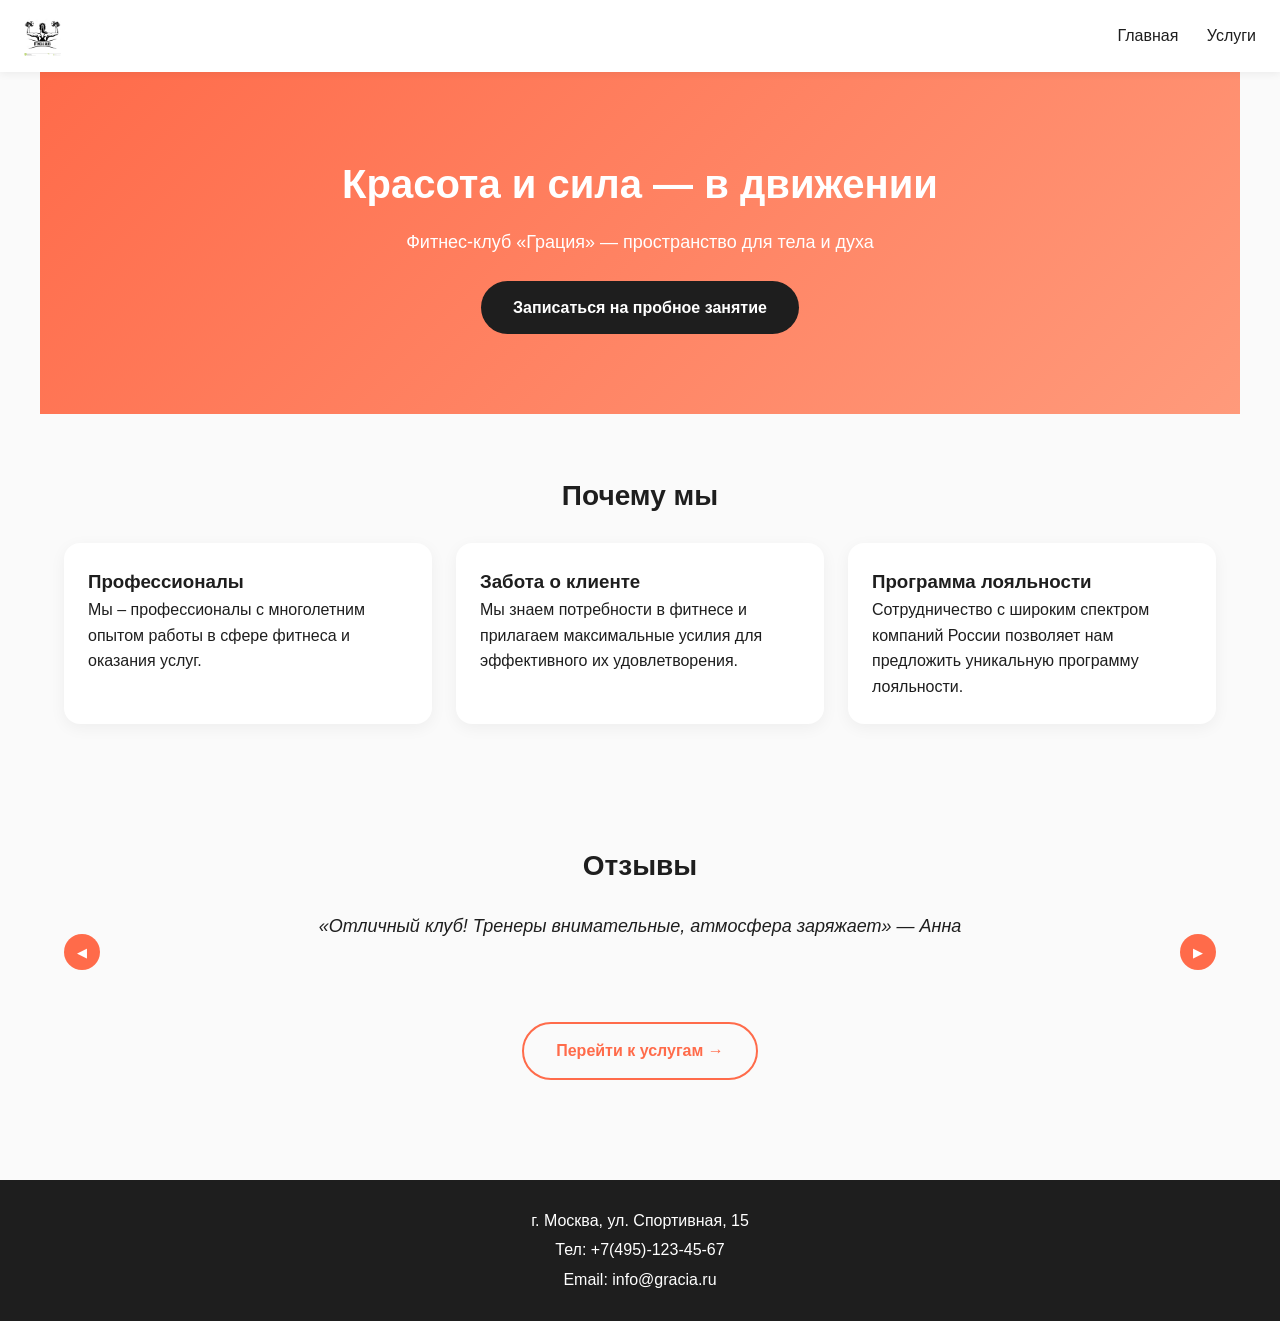
<file: modul3-4/index.html>
<!DOCTYPE html>
<html lang="ru">
<head>
  <meta charset="UTF-8">
  <meta name="viewport" content="width=device-width, initial-scale=1.0">
  <title>Фитнес-клуб «Грация»</title>
  <link rel="stylesheet" href="css/style.css">
</head>
<body>
  <header class="header">
    <a href="index.html" class="logo">
      <img src="img/logo.png" alt="Грация" style="height: 40px;">
    </a>
    <nav>
      <a href="index.html">Главная</a>
      <a href="services.html">Услуги</a>
    </nav>
  </header>

  <section class="hero">
    <h1>Красота и сила — в движении</h1>
    <p>Фитнес-клуб «Грация» — пространство для тела и духа</p>
    <a href="booking.html" class="btn">Записаться на пробное занятие</a>
  </section>

  <section class="advantages">
    <h2>Почему мы</h2>
    <div class="cards">
      <div class="card">
        <h3>Профессионалы</h3>
        <p>Мы – профессионалы с многолетним опытом работы в сфере фитнеса и оказания услуг.</p>
      </div>
      <div class="card">
        <h3>Забота о клиенте</h3>
        <p>Мы знаем потребности в фитнесе и прилагаем максимальные усилия для эффективного их удовлетворения.</p>
      </div>
      <div class="card">
        <h3>Программа лояльности</h3>
        <p>Сотрудничество с широким спектром компаний России позволяет нам предложить уникальную программу лояльности.</p>
      </div>
    </div>
  </section>

  <section class="reviews">
    <h2>Отзывы</h2>
    <div class="slider">
      <button class="slider-btn prev" aria-label="Назад">◀</button>
      <div class="slide active">«Отличный клуб! Тренеры внимательные, атмосфера заряжает» — Анна</div>
      <div class="slide">«Хожу на йогу — результат заметен уже через месяц» — Дмитрий</div>
      <div class="slide">«Удобное расположение и гибкие тарифы» — Елена</div>
      <button class="slider-btn next" aria-label="Вперёд">▶</button>
    </div>
    <div style="text-align: center; margin-top: 30px;">
      <a href="services.html" class="btn-outline">Перейти к услугам →</a>
    </div>
  </section>

  <footer class="footer">
    <p>г. Москва, ул. Спортивная, 15</p>
    <p>Тел: +7(495)-123-45-67</p>
    <p>Email: info@gracia.ru</p>
  </footer>

  <script>
    const slides = document.querySelectorAll('.slide');
    let idx = 0;
    function show(i) {
      slides.forEach(s => s.classList.remove('active'));
      idx = (i + slides.length) % slides.length;
      slides[idx].classList.add('active');
    }
    document.querySelector('.next').onclick = () => show(idx + 1);
    document.querySelector('.prev').onclick = () => show(idx - 1);
    setInterval(() => show(idx + 1), 5000);
  </script>
</body>
</html>
</file>
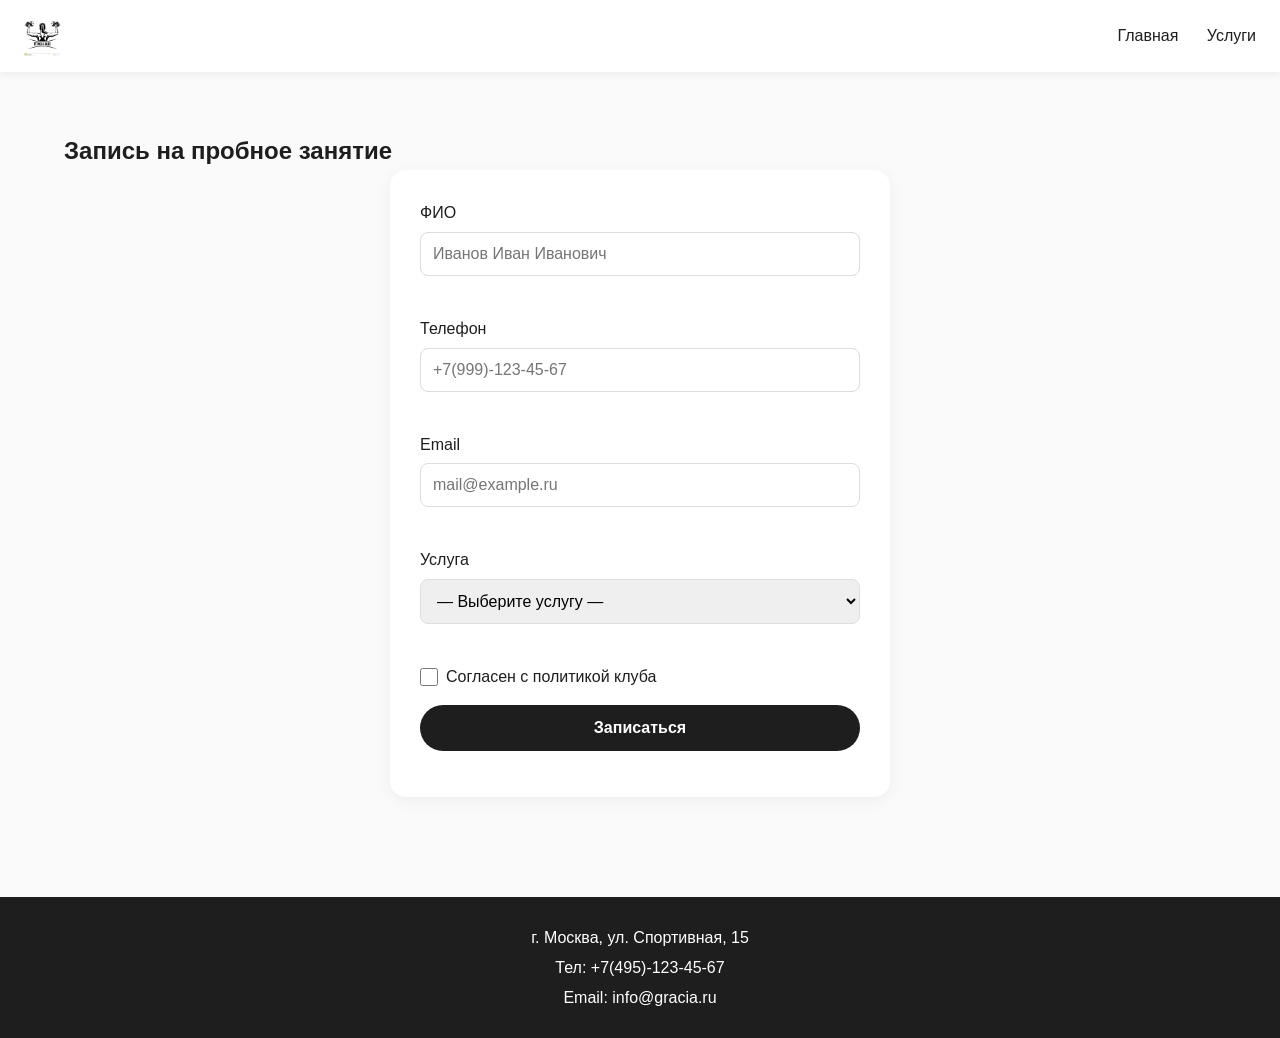
<file: modul3-4/booking.html>
<!DOCTYPE html>
<html lang="ru">
<head>
  <meta charset="UTF-8">
  <meta name="viewport" content="width=device-width, initial-scale=1.0">
  <title>Запись на пробное занятие — «Грация»</title>
  <link rel="stylesheet" href="css/style.css">
</head>
<body>
  <header class="header">
    <a href="index.html" class="logo">
      <img src="img/logo.png" alt="Грация" style="height: 40px;">
    </a>
    <nav>
      <a href="index.html">Главная</a>
      <a href="services.html">Услуги</a>
    </nav>
  </header>

  <section class="booking">
    <h1>Запись на пробное занятие</h1>
    <form id="bookingForm" novalidate>
      
      <label>ФИО
        <input type="text" id="fio" name="fio" placeholder="Иванов Иван Иванович">
        <span class="error" id="err-fio"></span>
      </label>
      
      <label>Телефон
        <input type="tel" id="phone" name="phone" placeholder="+7(999)-123-45-67">
        <span class="error" id="err-phone"></span>
      </label>
      
      <label>Email
        <input type="email" id="email" name="email" placeholder="mail@example.ru">
        <span class="error" id="err-email"></span>
      </label>
      
      <label>Услуга
        <select id="serviceSelect" name="service">
          <option value="">— Выберите услугу —</option>
          <option value="Йога">Йога</option>
          <option value="Стретчинг">Стретчинг</option>
          <option value="Джампинг">Джампинг</option>
          <option value="Пилатес">Пилатес</option>
        </select>
        <span class="error" id="err-service"></span>
      </label>
      
      <label class="checkbox">
        <input type="checkbox" id="policy" name="policy">
        Согласен с политикой клуба
        <span class="error" id="err-policy"></span>
      </label>
      
      <button type="submit" class="btn">Записаться</button>
      <p id="formMsg" class="form-msg"></p>
    </form>
  </section>

  <footer class="footer">
    <p>г. Москва, ул. Спортивная, 15</p>
    <p>Тел: +7(495)-123-45-67</p>
    <p>Email: info@gracia.ru</p>
  </footer>

  <script src="js/booking.js"></script>
</body>
</html>
</file>
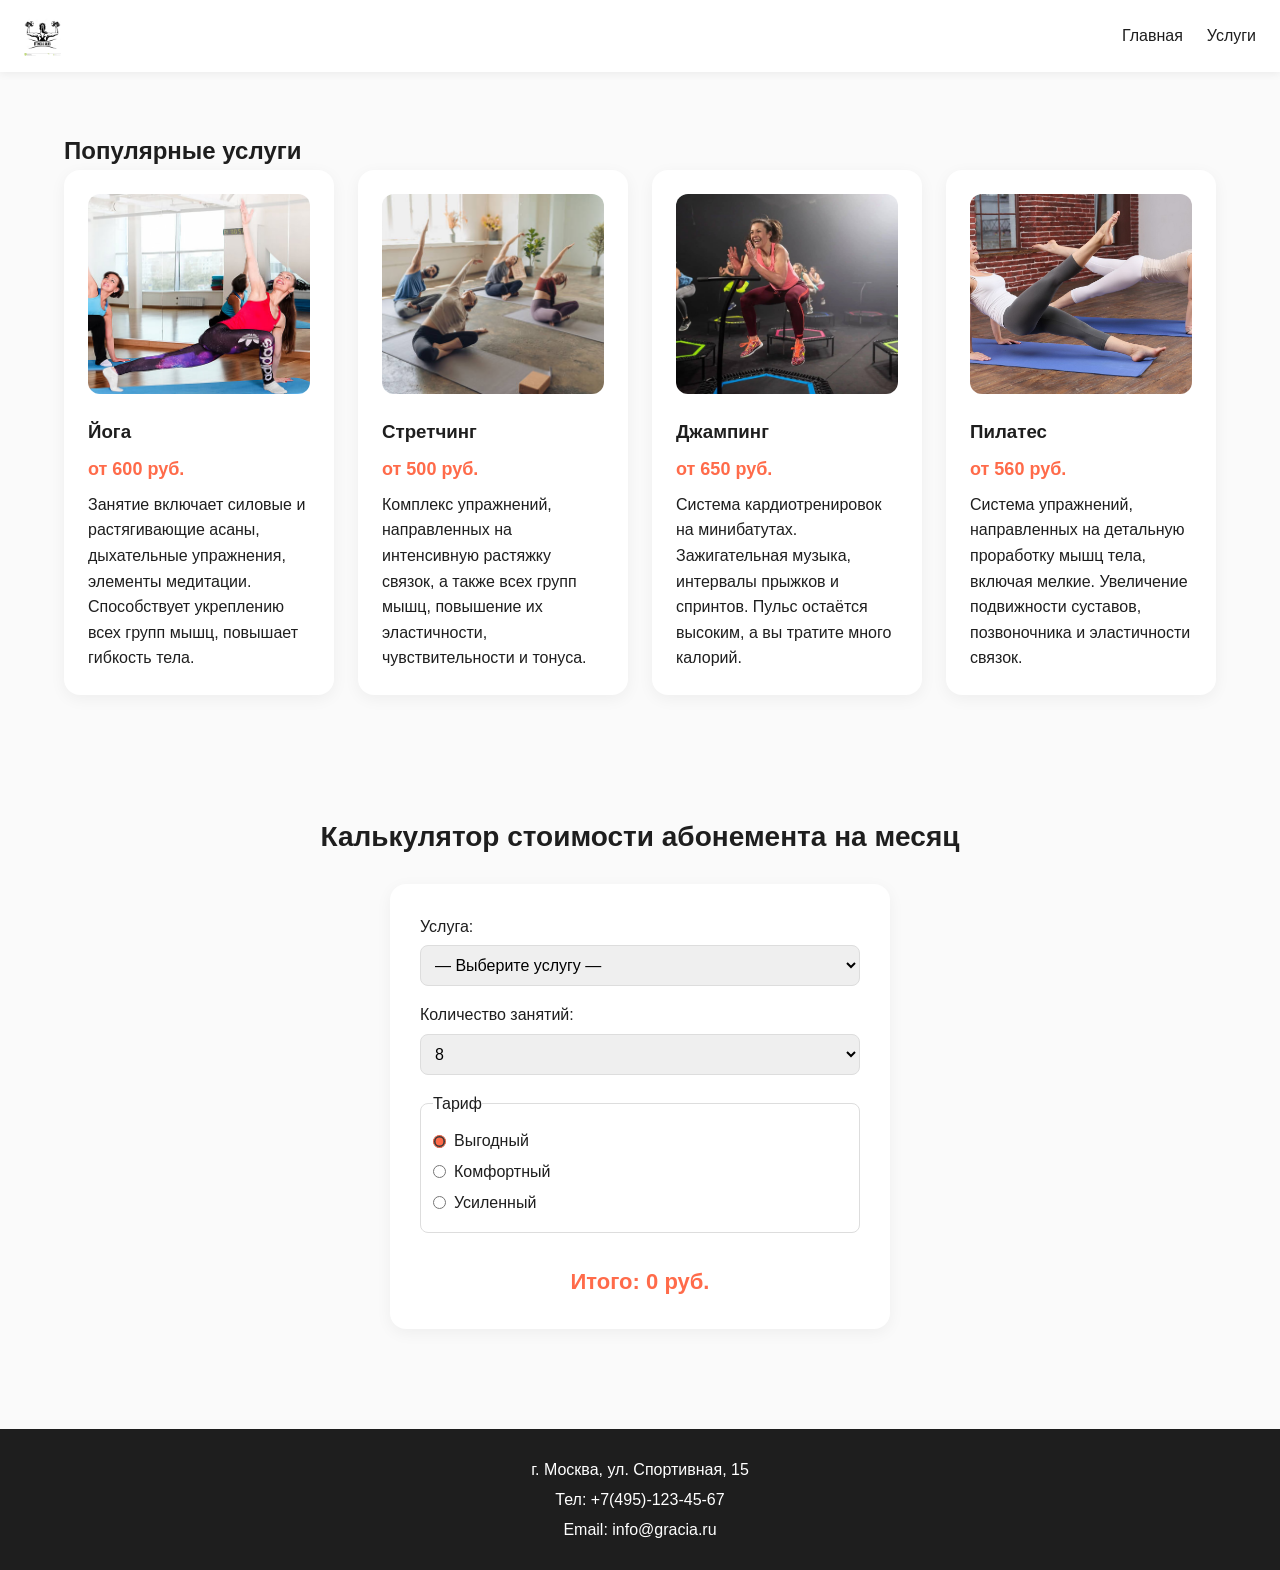
<file: modul3-4/services.html>
<!DOCTYPE html>
<html lang="ru">
<head>
  <meta charset="UTF-8">
  <meta name="viewport" content="width=device-width, initial-scale=1.0">
  <title>Услуги — «Грация»</title>
  <link rel="stylesheet" href="css/style.css">
</head>
<body>
  <header class="header">
    <a href="index.html" class="logo"><img src="img/logo.png" alt="Грация" style="height: 40px;"></a>
    <nav><a href="index.html">Главная</a><a href="services.html">Услуги</a></nav>
  </header>

  <section class="services">
    <h1>Популярные услуги</h1>
    <div class="cards">
      <!-- Йога -->
      <div class="card service-card">
        <img src="img/yoga.jpg" alt="Йога">
        <h3>Йога</h3>
        <p class="price">от 600 руб.</p>
        <p>Занятие включает силовые и растягивающие асаны, дыхательные упражнения, элементы медитации. Способствует укреплению всех групп мышц, повышает гибкость тела.</p>
      </div>
      <!-- -->
      <div class="card service-card">
        <img src="img/stretching.jpg" alt="Стретчинг">
        <h3>Стретчинг</h3>
        <p class="price">от 500 руб.</p>
        <p>Комплекс упражнений, направленных на интенсивную растяжку связок, а также всех групп мышц, повышение их эластичности, чувствительности и тонуса.</p>
      </div>
      <!--  -->
      <div class="card service-card">
        <img src="img/jumping.jpg" alt="Джампинг">
        <h3>Джампинг</h3>
        <p class="price">от 650 руб.</p>
        <p>Система кардиотренировок на минибатутах. Зажигательная музыка, интервалы прыжков и спринтов. Пульс остаётся высоким, а вы тратите много калорий.</p>
      </div>
      <!--  -->
      <div class="card service-card">
        <img src="img/pilates.jpg" alt="Пилатес">
        <h3>Пилатес</h3>
        <p class="price">от 560 руб.</p>
        <p>Система упражнений, направленных на детальную проработку мышц тела, включая мелкие. Увеличение подвижности суставов, позвоночника и эластичности связок.</p>
      </div>
    </div>
  </section>

  <section class="calculator">
    <h2>Калькулятор стоимости абонемента на месяц</h2>
    <form id="calcForm">
      <label>Услуга:
        <select id="service">
          <option value="">— Выберите услугу —</option>
          <option value="yoga">Йога</option>
          <option value="stretching">Стретчинг</option>
          <option value="jumping">Джампинг</option>
          <option value="pilates">Пилатес</option>
        </select>
      </label>
      <label>Количество занятий:
        <select id="count">
          <option value="4">4</option>
          <option value="5">5</option>
          <option value="6">6</option>
          <option value="7">7</option>
          <option value="8" selected>8</option>
          <option value="9">9</option>
          <option value="10">10</option>
          <option value="11">11</option>
          <option value="12">12</option>
        </select>
      </label>
      <fieldset>
        <legend>Тариф</legend>
        <label><input type="radio" name="tariff" value="1" checked> Выгодный</label>
        <label><input type="radio" name="tariff" value="1"> Комфортный</label>
        <label><input type="radio" name="tariff" value="1"> Усиленный</label>
      </fieldset>
      <p class="total">Итого: <strong id="total">0</strong> руб.</p>
    </form>
  </section>

  <footer class="footer">
    <p>г. Москва, ул. Спортивная, 15</p>
    <p>Тел: +7(495)-123-45-67</p>
    <p>Email: info@gracia.ru</p>
  </footer>

  <script src="js/calculator.js"></script>
</body>
</html>
</file>
<file: modul3-4/css/style.css>
/* ==========================================
   
   ========================================== */
* {
  box-sizing: border-box;
  margin: 0;
  padding: 0;
}

body {
  font-family: 'Inter', 'Montserrat', Arial, sans-serif;
  color: #1E1E1E;
  background: #FAFAFA;
  line-height: 1.6;
}

a {
  color: inherit;
  text-decoration: none;
}

/* ==========================================
  
   ========================================== */
.header {
  display: flex;
  justify-content: space-between;
  align-items: center;
  padding: 16px 24px;
  background: #fff;
  box-shadow: 0 2px 8px rgba(0,0,0,.06);
  position: sticky;
  top: 0;
  z-index: 10;
}

.logo img {
  display: block;
  object-fit: contain;
}

.header nav a {
  margin-left: 24px;
  font-weight: 500;
  transition: color .2s;
}

.header nav a:hover {
  color: #FF6B4A;
}

/* ==========================================
  
   ========================================== */
.hero {
  text-align: center;
  padding: 80px 20px;
  background: linear-gradient(135deg, #FF6B4A 0%, #FF9A7B 100%);
  color: #fff;
}

.hero h1 {
  font-size: 40px;
  margin-bottom: 12px;
  animation: fadeInUp .8s ease;
}

.hero p {
  font-size: 18px;
  margin-bottom: 24px;
}

.btn, .btn-outline {
  display: inline-block;
  padding: 14px 32px;
  border-radius: 40px;
  font-weight: 600;
  cursor: pointer;
  border: none;
  transition: transform .2s, box-shadow .2s;
  font-size: 16px;
}

.btn {
  background: #1E1E1E;
  color: #fff;
}

.btn:hover {
  transform: translateY(-3px);
  box-shadow: 0 8px 20px rgba(0,0,0,.2);
}

.btn-outline {
  border: 2px solid #FF6B4A;
  color: #FF6B4A;
  background: transparent;
}

.btn-outline:hover {
  background: #FF6B4A;
  color: #fff;
}

section {
  padding: 60px 24px;
  max-width: 1200px;
  margin: 0 auto;
}

h2 {
  font-size: 28px;
  margin-bottom: 24px;
  text-align: center;
}

/* */
.cards {
  display: grid;
  grid-template-columns: repeat(auto-fit, minmax(260px, 1fr));
  gap: 24px;
}

.card {
  background: #fff;
  padding: 24px;
  border-radius: 16px;
  box-shadow: 0 4px 16px rgba(0,0,0,.05);
  transition: transform .3s;
}

.card:hover {
  transform: translateY(-6px);
}

/* ==========================================
   
   ========================================== */
.service-card img {
  width: 100%;
  height: 200px;
  object-fit: cover;
  border-radius: 12px;
  margin-bottom: 15px;
}

.price {
  color: #FF6B4A;
  font-weight: 700;
  margin: 8px 0;
  font-size: 18px;
}

/* ==========================================
   
   ========================================== */
.slider {
  position: relative;
  text-align: center;
  min-height: 80px;
  margin-bottom: 24px;
}

.slide {
  display: none;
  font-size: 18px;
  font-style: italic;
}

.slide.active {
  display: block;
  animation: fadeIn .5s;
}

.slider-btn {
  position: absolute;
  top: 50%;
  transform: translateY(-50%);
  background: #FF6B4A;
  color: #fff;
  border: none;
  border-radius: 50%;
  width: 36px;
  height: 36px;
  cursor: pointer;
}

.slider-btn.prev { left: 0; }
.slider-btn.next { right: 0; }

/* ==========================================
   
   ========================================== */
.calculator form {
  display: flex;
  flex-direction: column;
  gap: 16px;
  max-width: 500px;
  margin: 0 auto;
  background: #fff;
  padding: 30px;
  border-radius: 16px;
  box-shadow: 0 4px 16px rgba(0,0,0,.05);
}

.calculator label {
  display: flex;
  flex-direction: column;
  gap: 6px;
  font-weight: 500;
}

.calculator select {
  padding: 10px;
  border-radius: 8px;
  border: 1px solid #ddd;
  font-size: 16px;
}

.calculator fieldset {
  border: 1px solid #ddd;
  border-radius: 8px;
  padding: 12px;
  margin-bottom: 15px;
}

.calculator fieldset label {
  display: flex;
  flex-direction: row;
  align-items: center;
  gap: 8px;
  margin-bottom: 5px;
  cursor: pointer;
  font-weight: normal;
}

.calculator input[type="radio"] {
  accent-color: #FF6B4A;
}

.total {
  font-size: 22px;
  text-align: center;
  color: #FF6B4A;
  font-weight: bold;
}

/* ==========================================
   
   ========================================== */
.booking form {
  max-width: 500px;
  margin: 0 auto;
  display: flex;
  flex-direction: column;
  gap: 16px;
  background: #fff;
  padding: 30px;
  border-radius: 16px;
  box-shadow: 0 4px 16px rgba(0,0,0,.05);
}

.booking label {
  display: flex;
  flex-direction: column;
  gap: 6px;
  font-weight: 500;
}

.booking input, .booking select {
  padding: 12px;
  border: 1px solid #ddd;
  border-radius: 8px;
  font-size: 16px;
  font-family: inherit;
}

.booking input:focus, .booking select:focus {
  outline: 2px solid #FF6B4A;
  border-color: transparent;
}

.booking .checkbox {
  flex-direction: row;
  align-items: center;
  gap: 8px;
  font-weight: normal;
}

.booking input[type="checkbox"] {
  width: 18px;
  height: 18px;
  accent-color: #FF6B4A;
}

.error {
  color: #D32F2F;
  font-size: 13px;
  min-height: 18px;
  font-weight: normal;
}

.form-msg {
  text-align: center;
  font-weight: 600;
}

.form-msg.ok { color: #2E7D32; }
.form-msg.fail { color: #D32F2F; }

/* ==========================================
   
   ========================================== */
.footer {
  background: #1E1E1E;
  color: #fff;
  text-align: center;
  padding: 24px;
  margin-top: 40px;
}

.footer p {
  margin: 4px 0;
}

/* ==========================================
   
   ========================================== */
@keyframes fadeInUp {
  from { opacity: 0; transform: translateY(20px); }
  to { opacity: 1; transform: translateY(0); }
}

@keyframes fadeIn {
  from { opacity: 0; }
  to { opacity: 1; }
}

/* ==========================================
   
   ========================================== */
@media (max-width: 480px) {
  .hero h1 { font-size: 26px; }
  .hero { padding: 50px 16px; }
  .header { padding: 12px 16px; }
  .header nav a { margin-left: 12px; font-size: 14px; }
  section { padding: 40px 16px; }
  .slider-btn { width: 30px; height: 30px; }
  .calculator form, .booking form { padding: 20px; }
}
</file>
